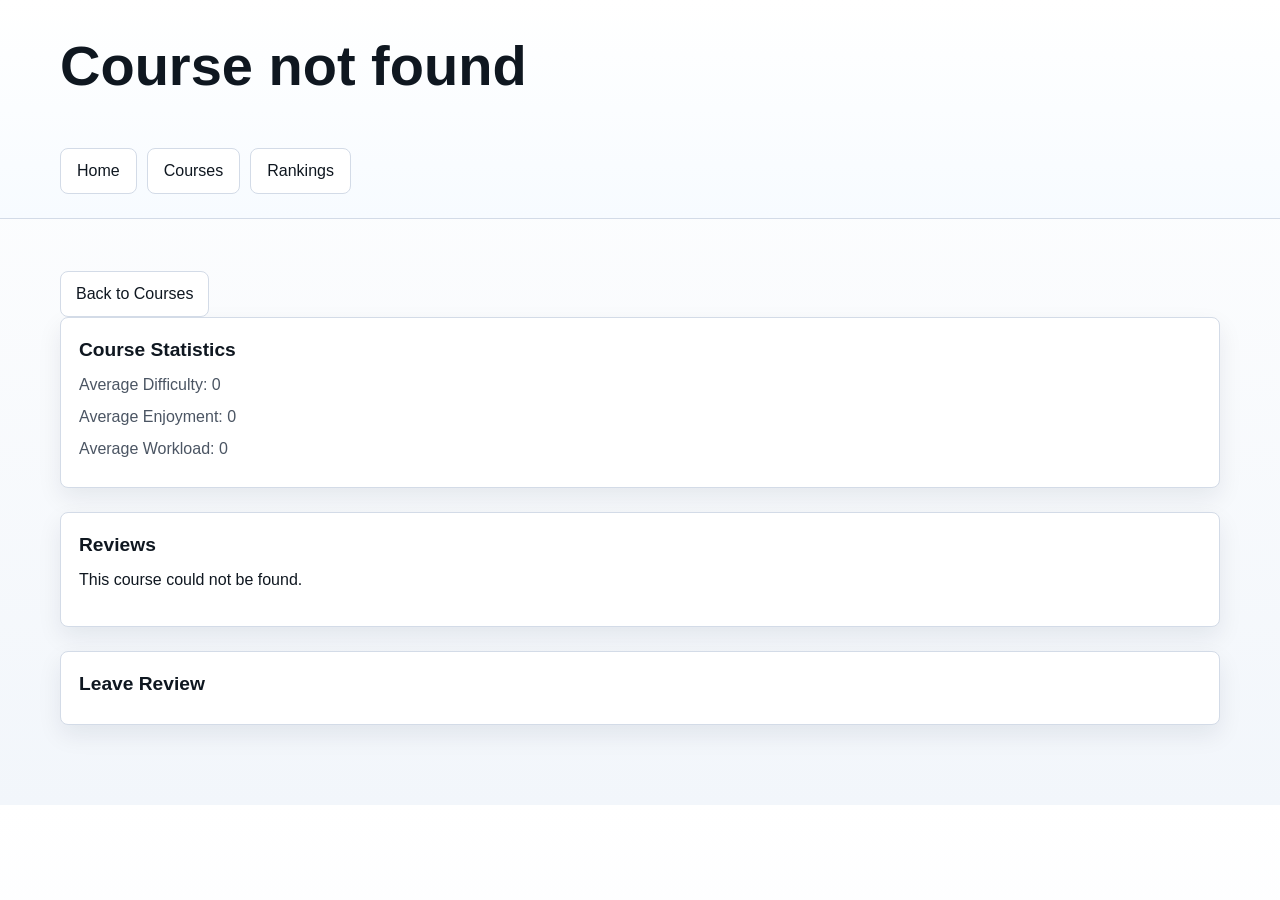
<file: course.html>
<!DOCTYPE html>
<html lang="en">
<head>
    <meta charset="UTF-8">
    <meta name="viewport" content="width=device-width, initial-scale=1.0">
    <title>Course Details</title>
    <link rel="stylesheet" href="css/styles.css">
</head>
<body>
<header>
    <div class="header-top">
        <div>
            <h1 id="courseName">Loading...</h1>
            <p id="department"></p>
        </div>
    </div>
    <nav class="site-nav">
        <a href="index.html">Home</a>
        <a href="courses.html">Courses</a>
        <a href="rankings.html">Rankings</a>
    </nav>
</header>

<main>
    <section class="page-section">
        <a class="secondary-button link-button" href="courses.html">Back to Courses</a>
        <div class="stats-card">
            <h2>Course Statistics</h2>
            <p>Average Difficulty: <span id="averageDifficulty">0</span></p>
            <p>Average Enjoyment: <span id="averageEnjoyment">0</span></p>
            <p>Average Workload: <span id="averageWorkload">0</span></p>
        </div>
    </section>

    <section class="reviews-section">
        <h2>Reviews</h2>
        <div id="reviews"></div>
    </section>

    <section class="review-form-section">
        <h2>Leave Review</h2>
        <form id="reviewForm">
            <div class="form-row">
                <label for="difficulty">Difficulty</label>
                <select id="difficulty">
                    <option value="1">1</option>
                    <option value="2">2</option>
                    <option value="3">3</option>
                    <option value="4">4</option>
                    <option value="5">5</option>
                </select>
            </div>

            <div class="form-row">
                <label for="enjoyment">Enjoyment</label>
                <select id="enjoyment">
                    <option value="1">1</option>
                    <option value="2">2</option>
                    <option value="3">3</option>
                    <option value="4">4</option>
                    <option value="5">5</option>
                </select>
            </div>

            <div class="form-row">
                <label for="workload">Workload</label>
                <select id="workload">
                    <option value="1">1</option>
                    <option value="2">2</option>
                    <option value="3">3</option>
                    <option value="4">4</option>
                    <option value="5">5</option>
                </select>
            </div>

            <textarea id="reviewText" placeholder="Write review..." rows="5"></textarea>
            <button type="submit">Submit Review</button>
        </form>
    </section>
</main>

<script src="js/coursePage.js"></script>
</body>
</html>
</file>
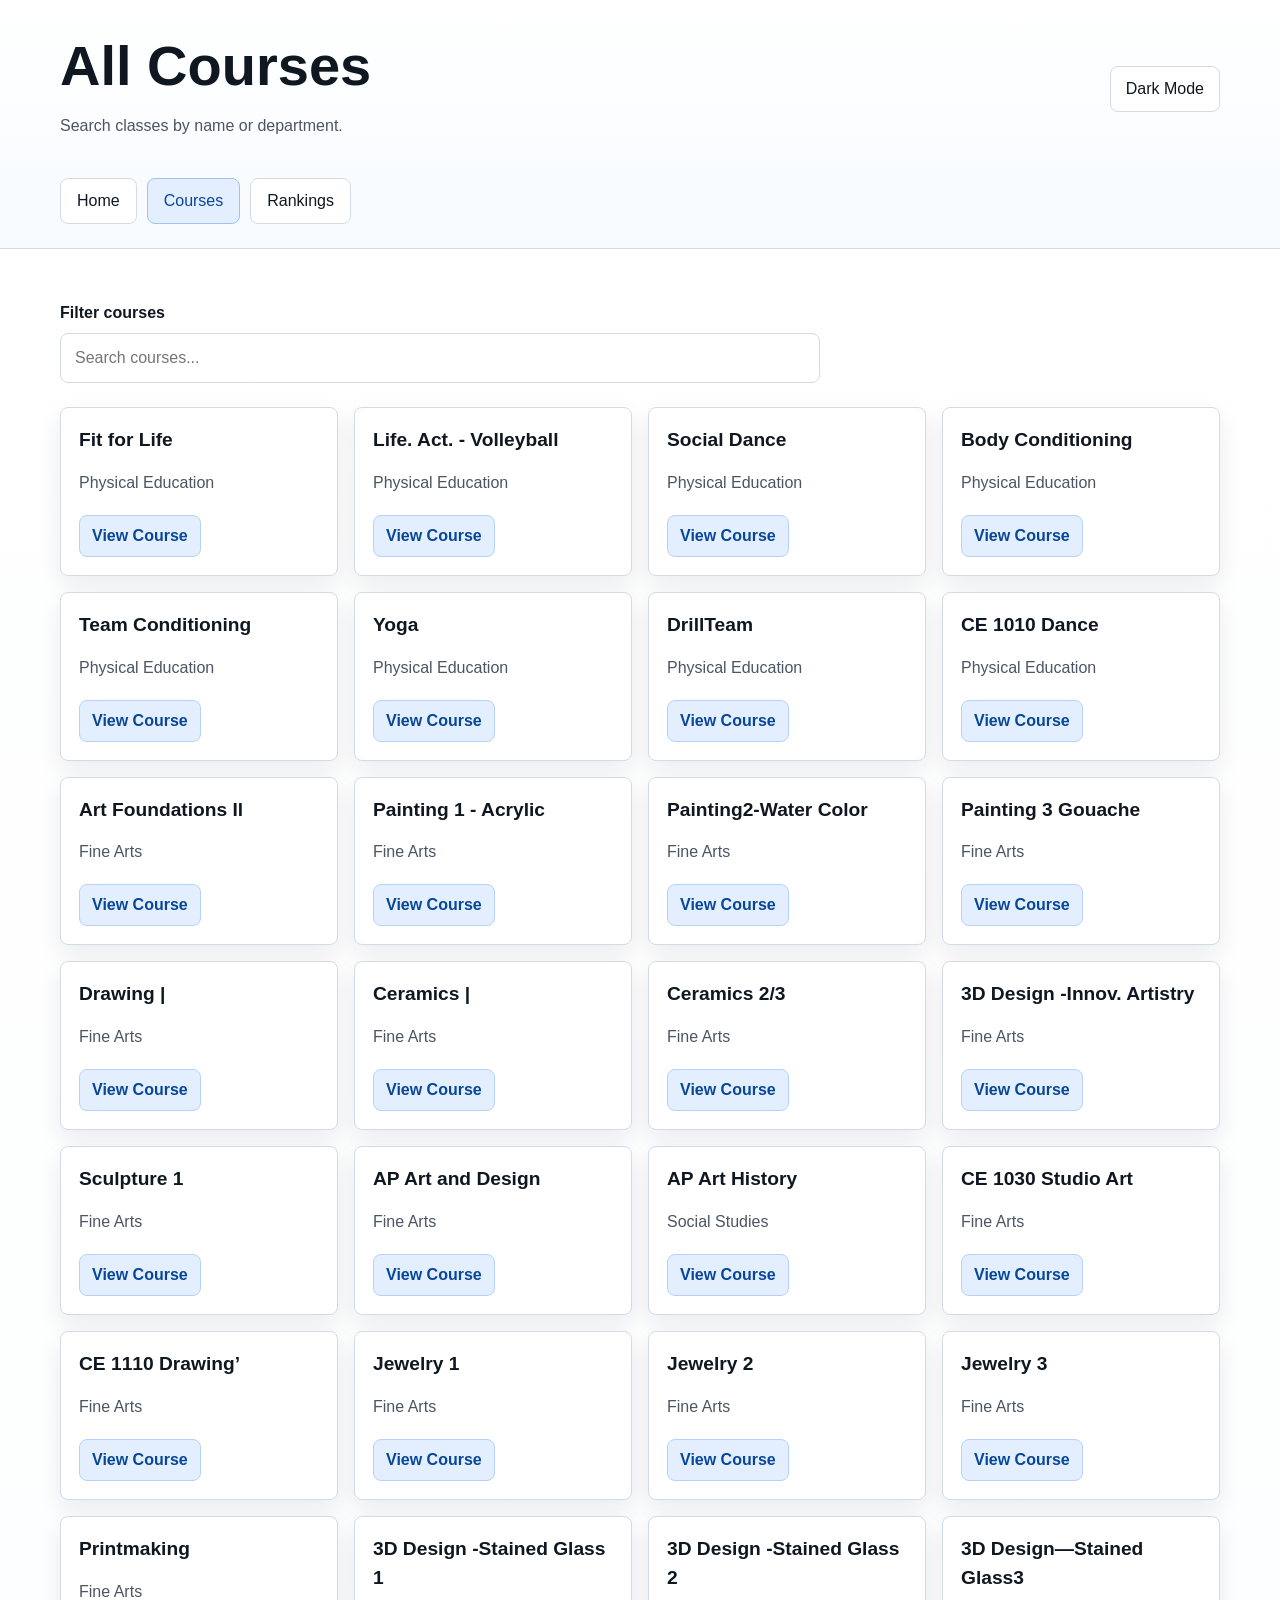
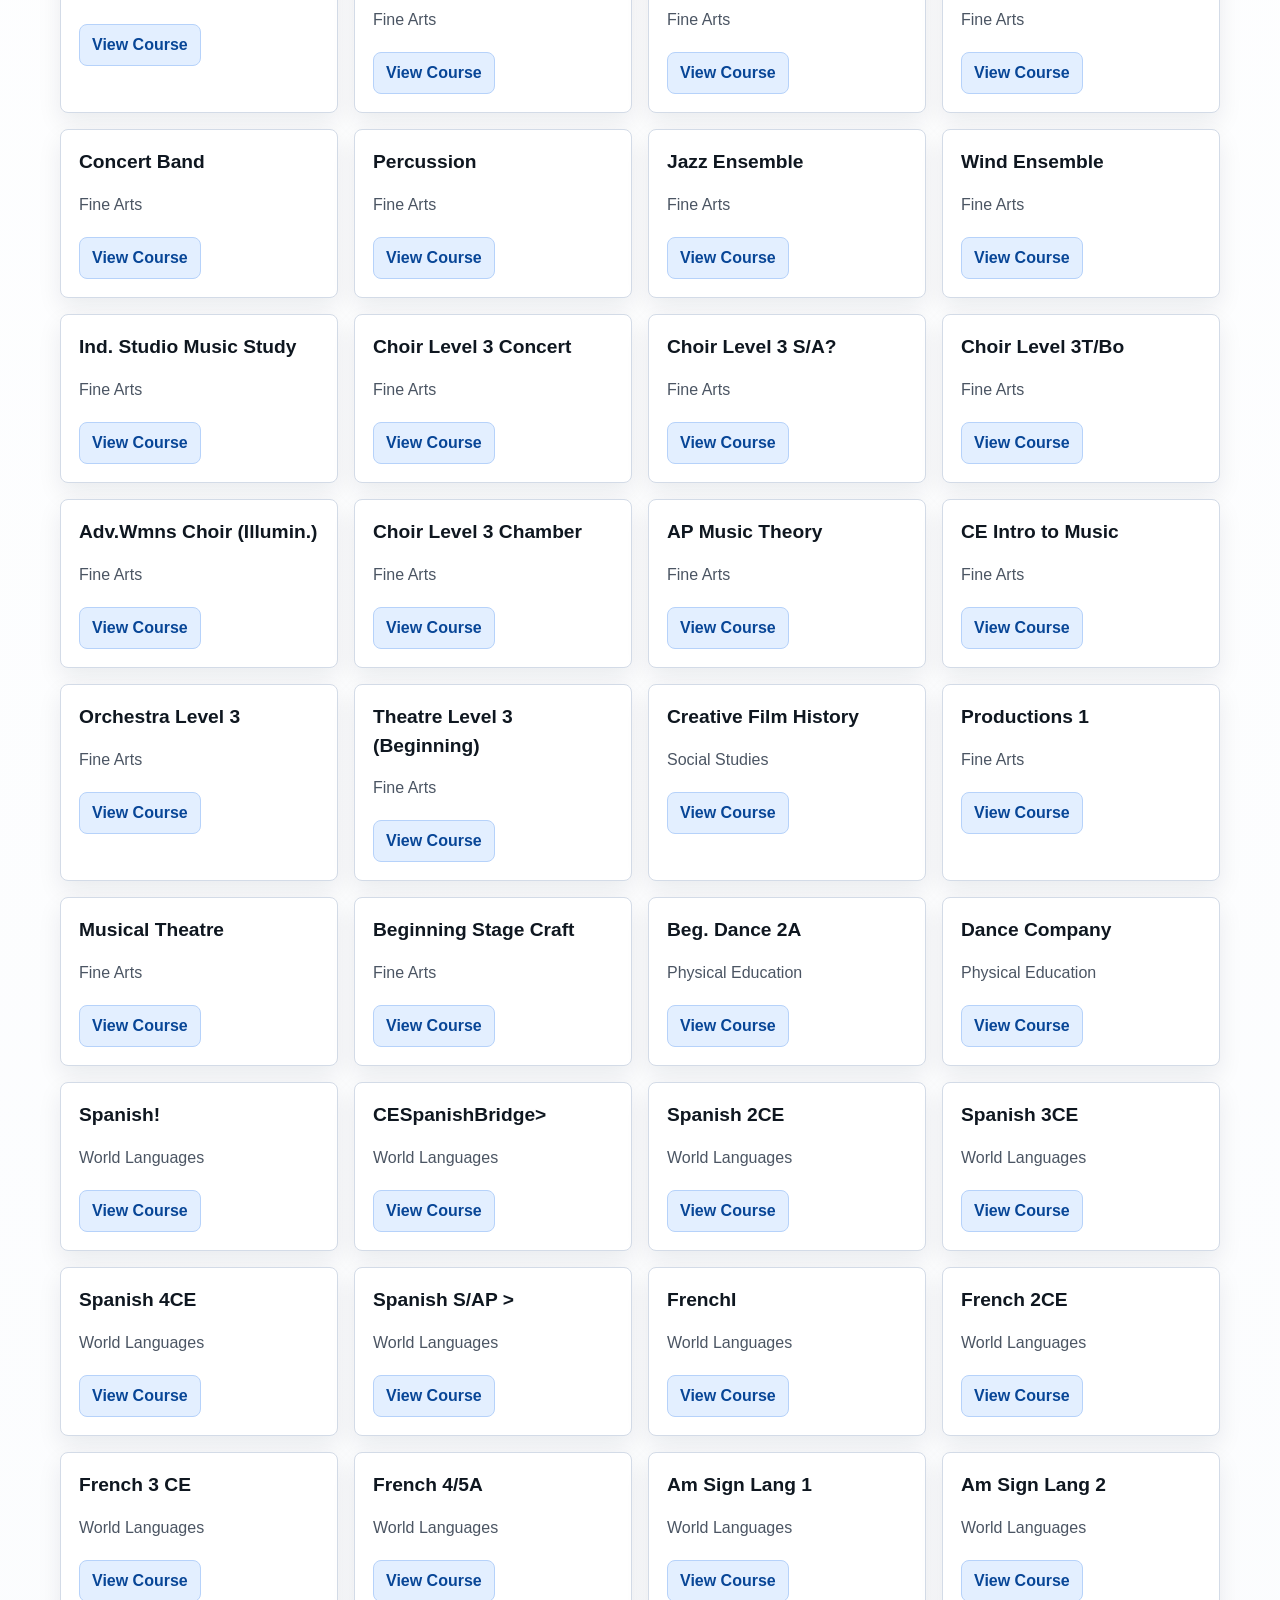
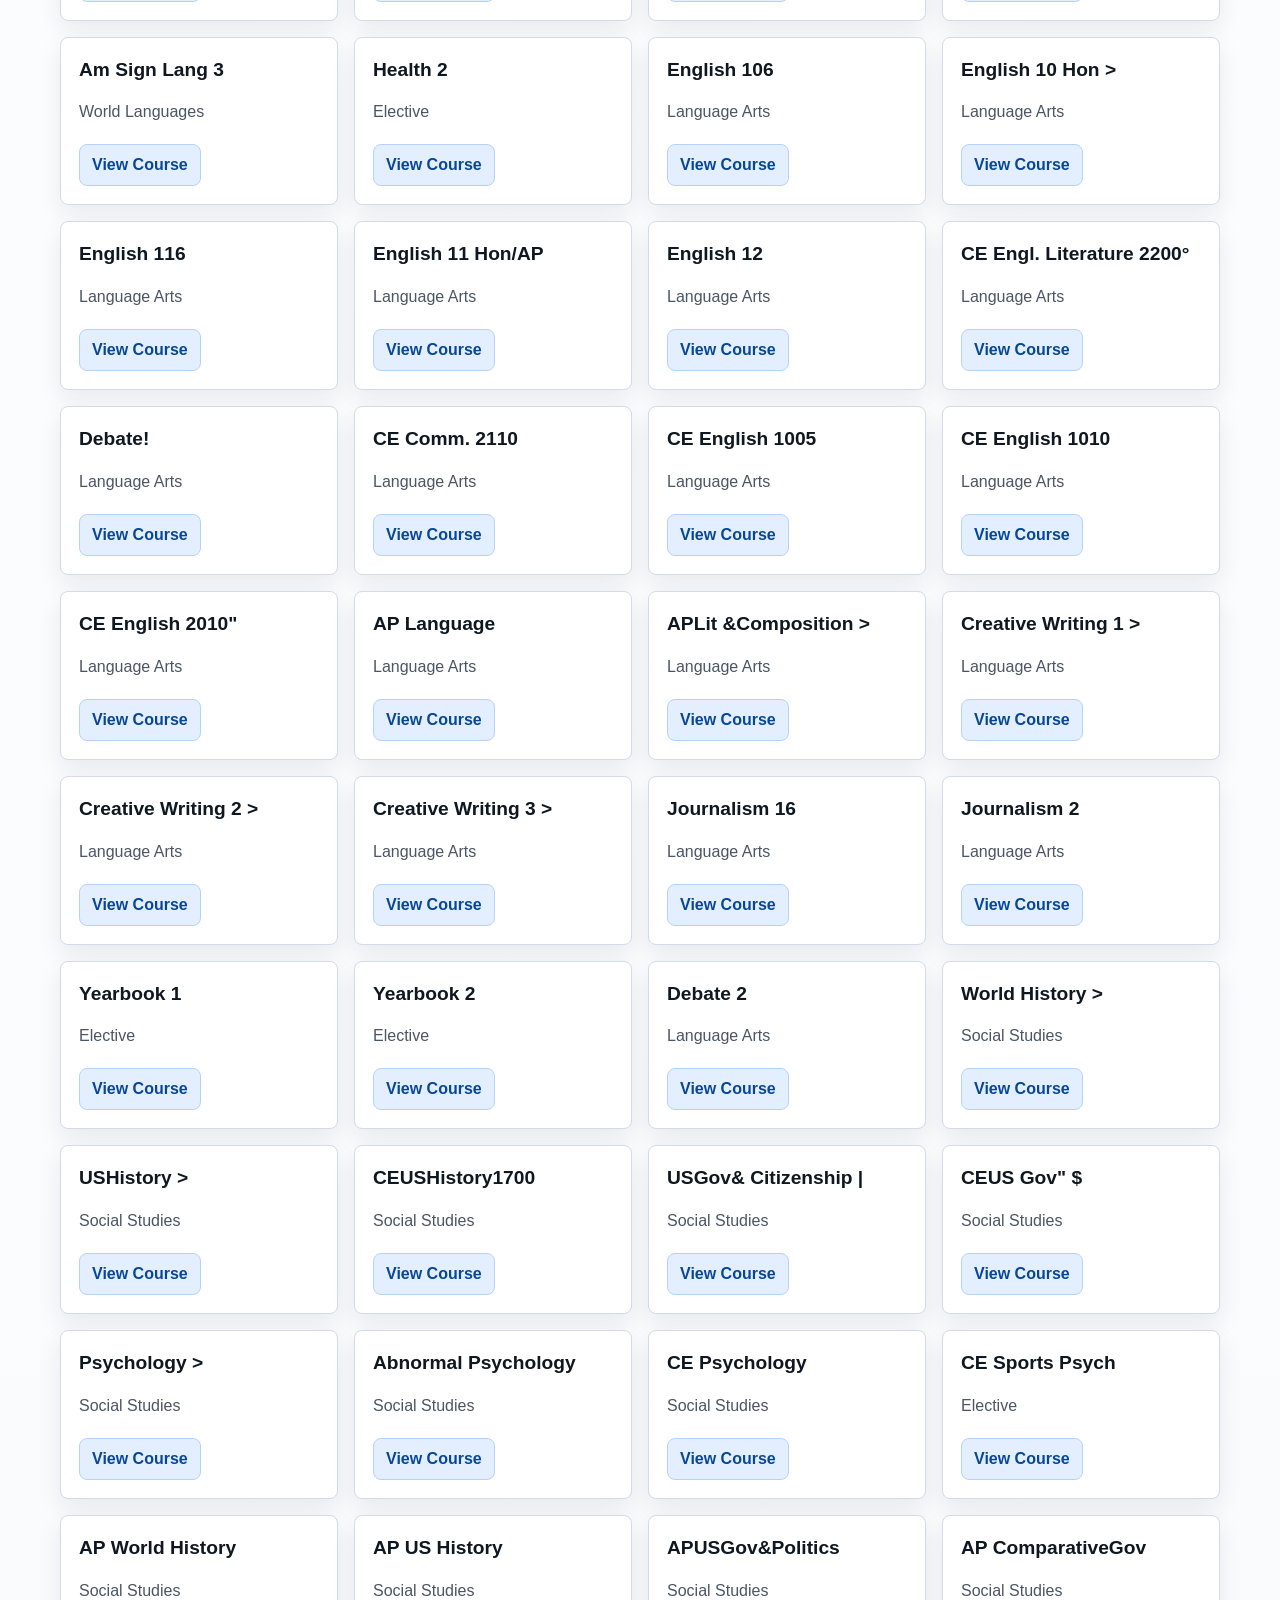
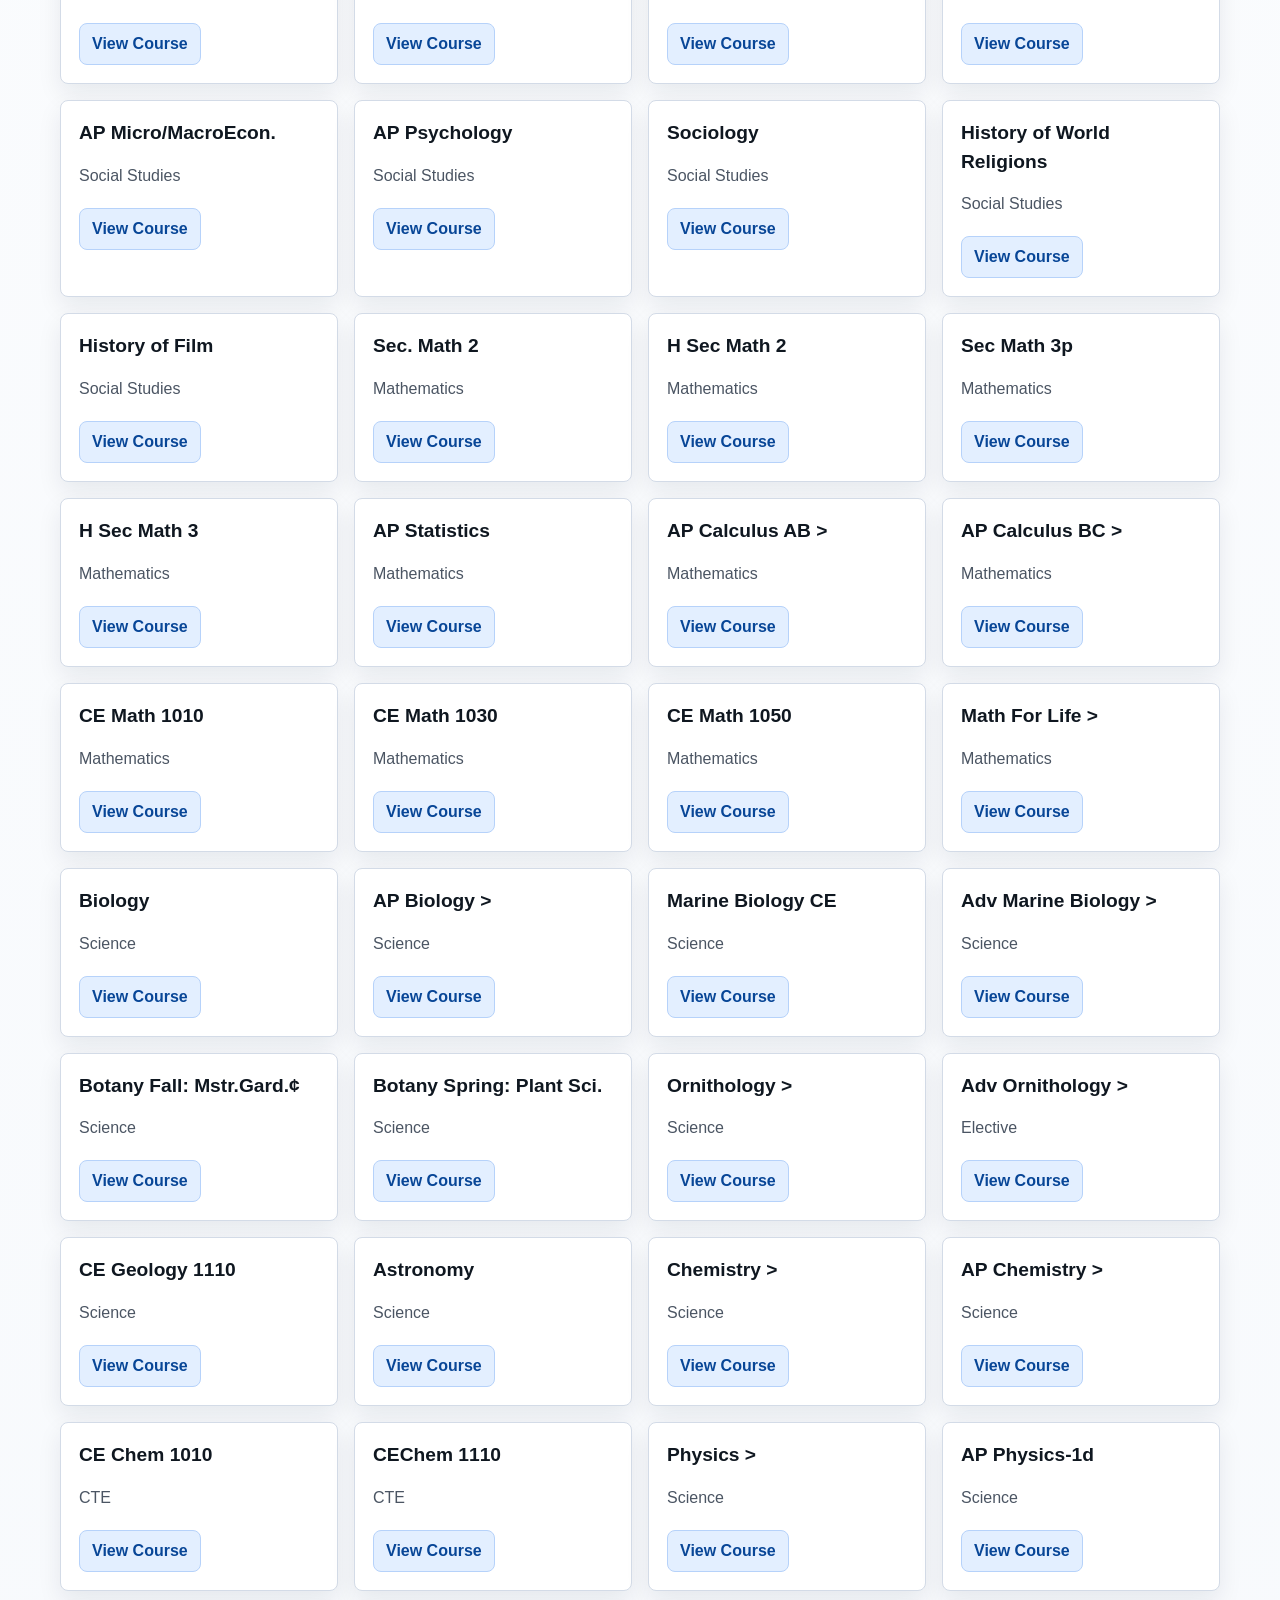
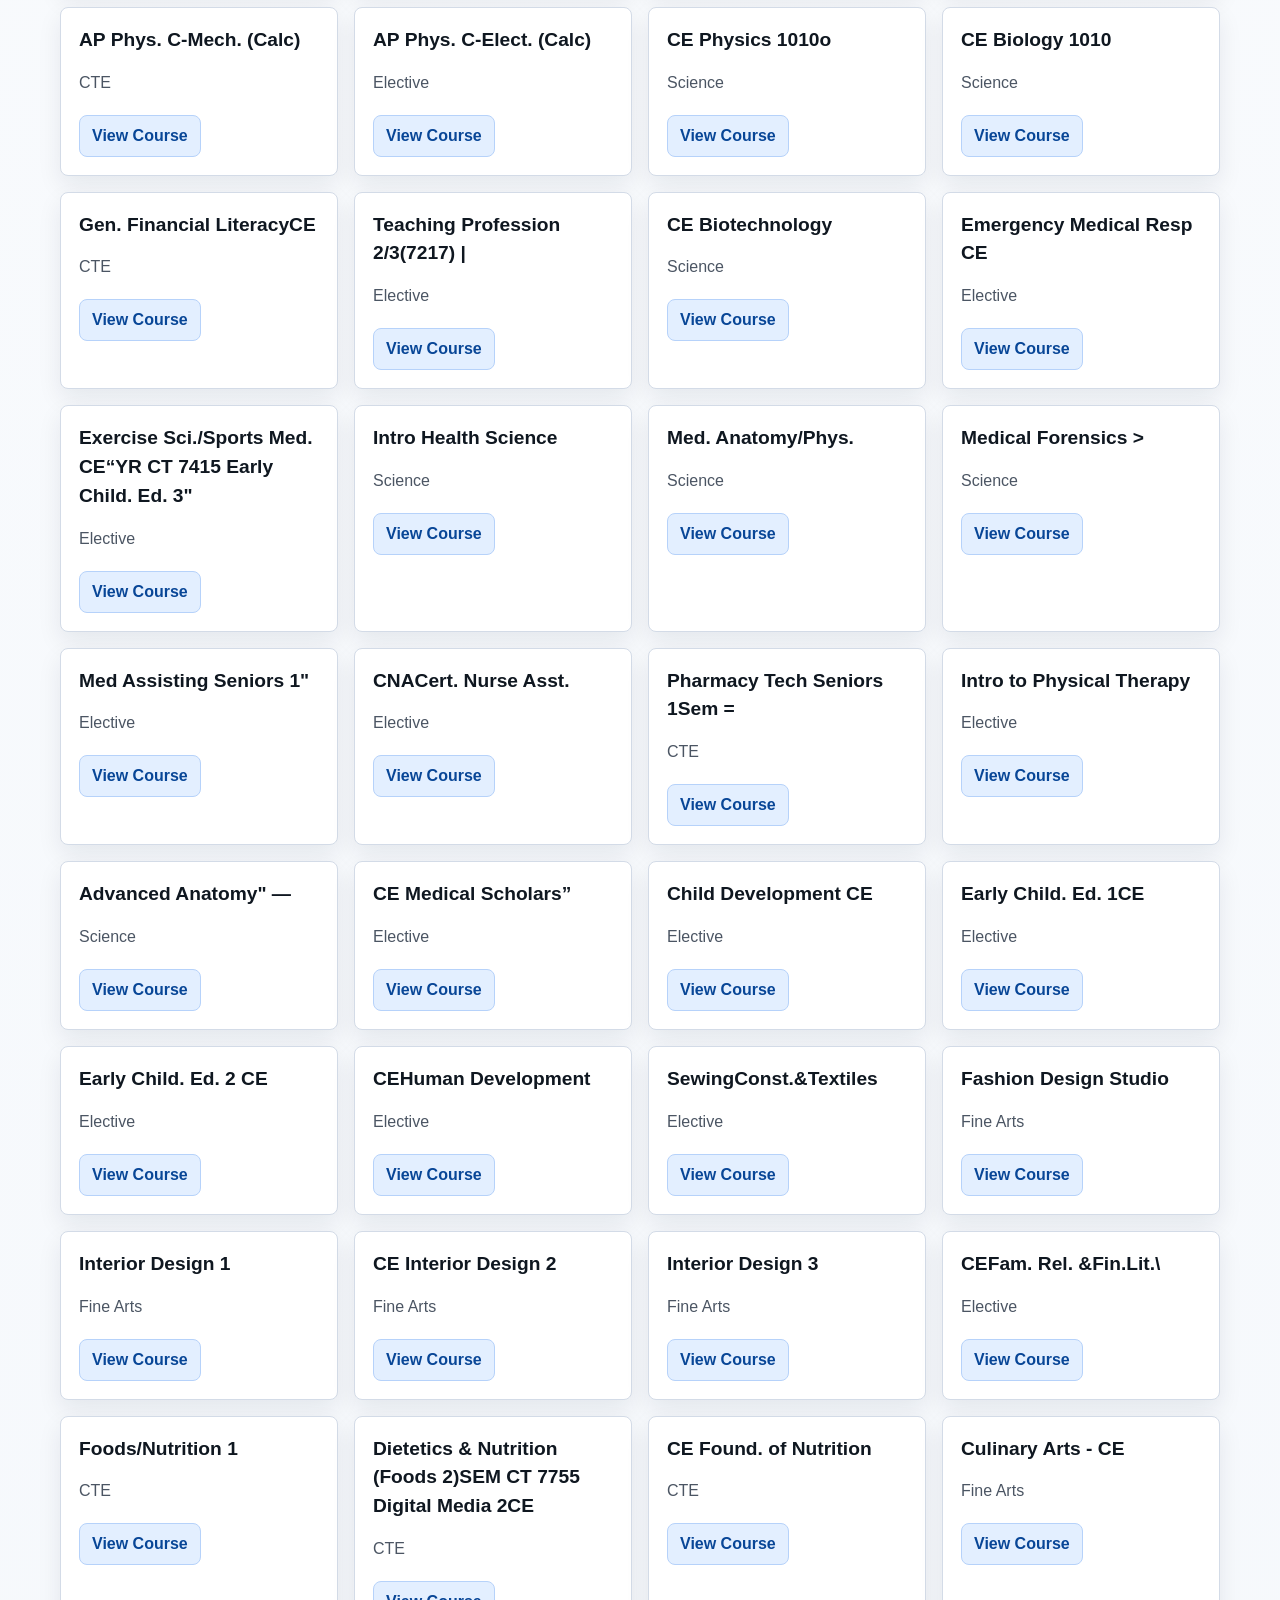
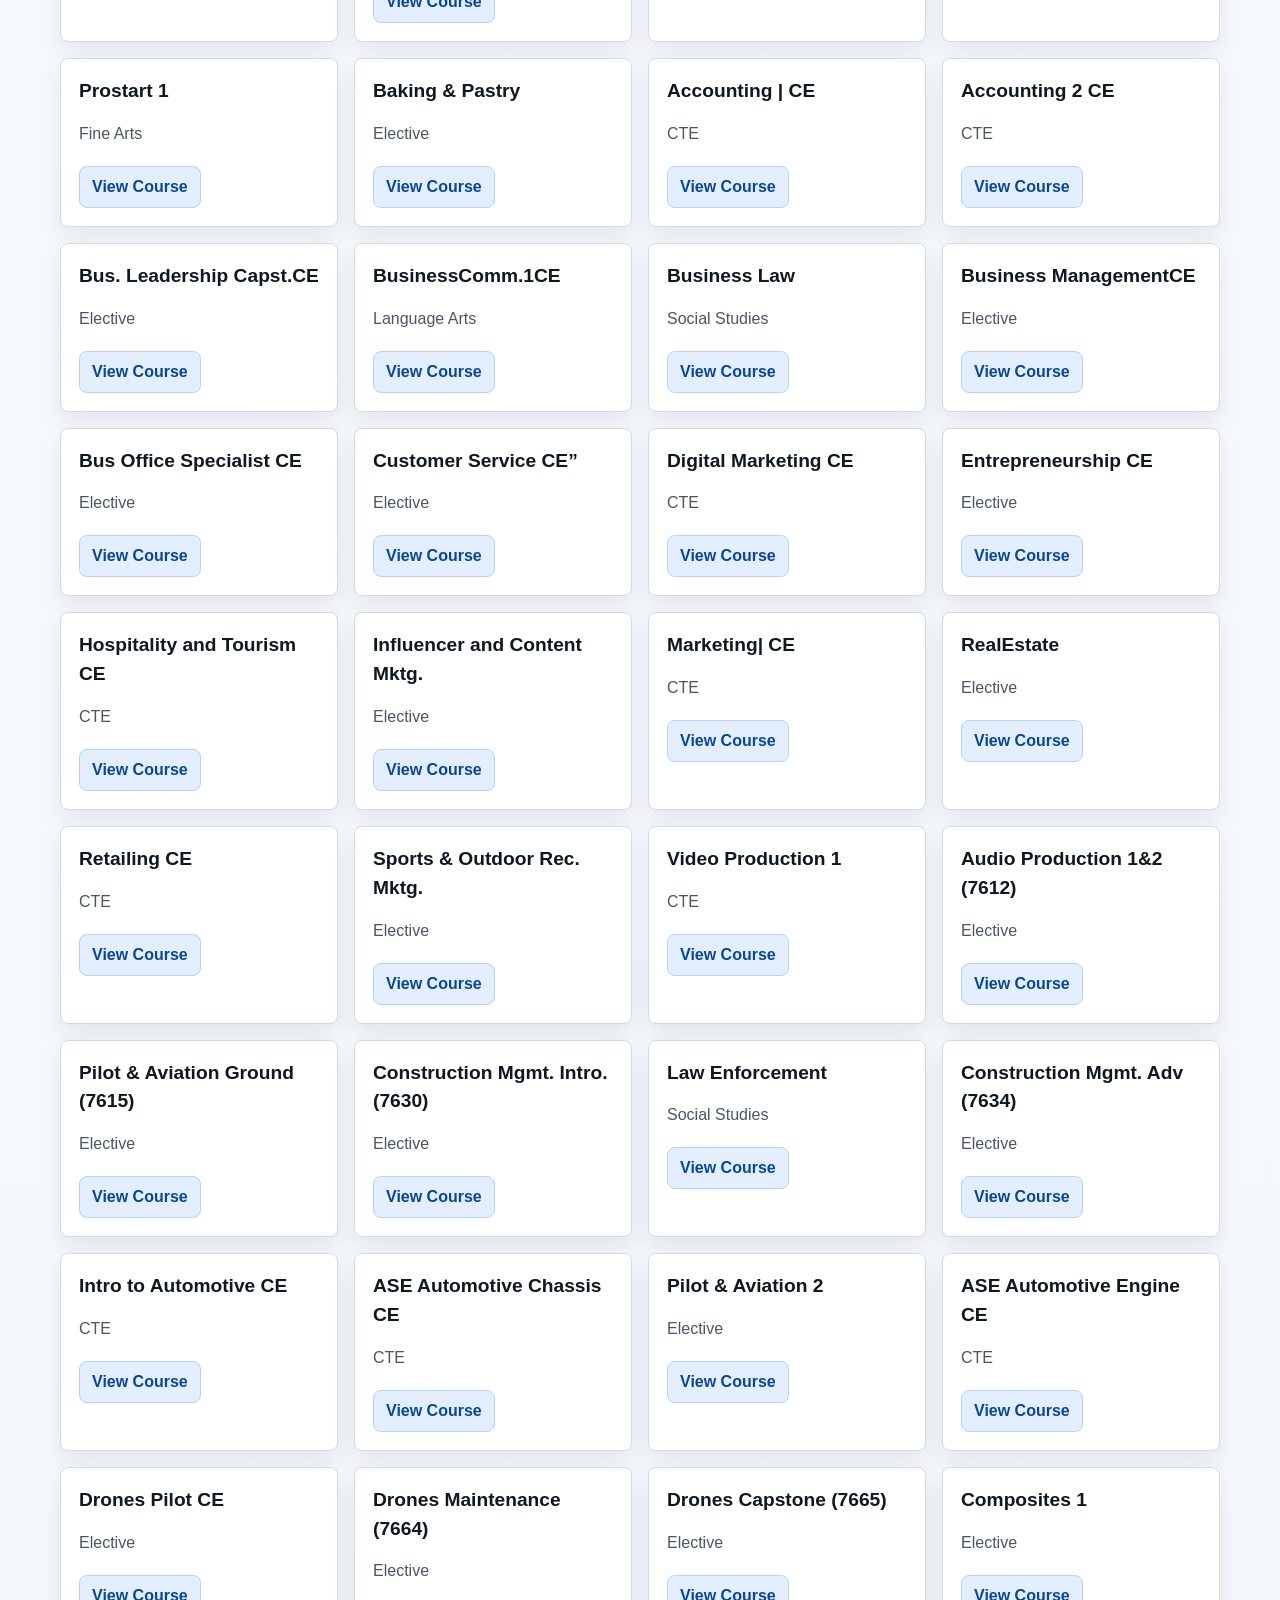
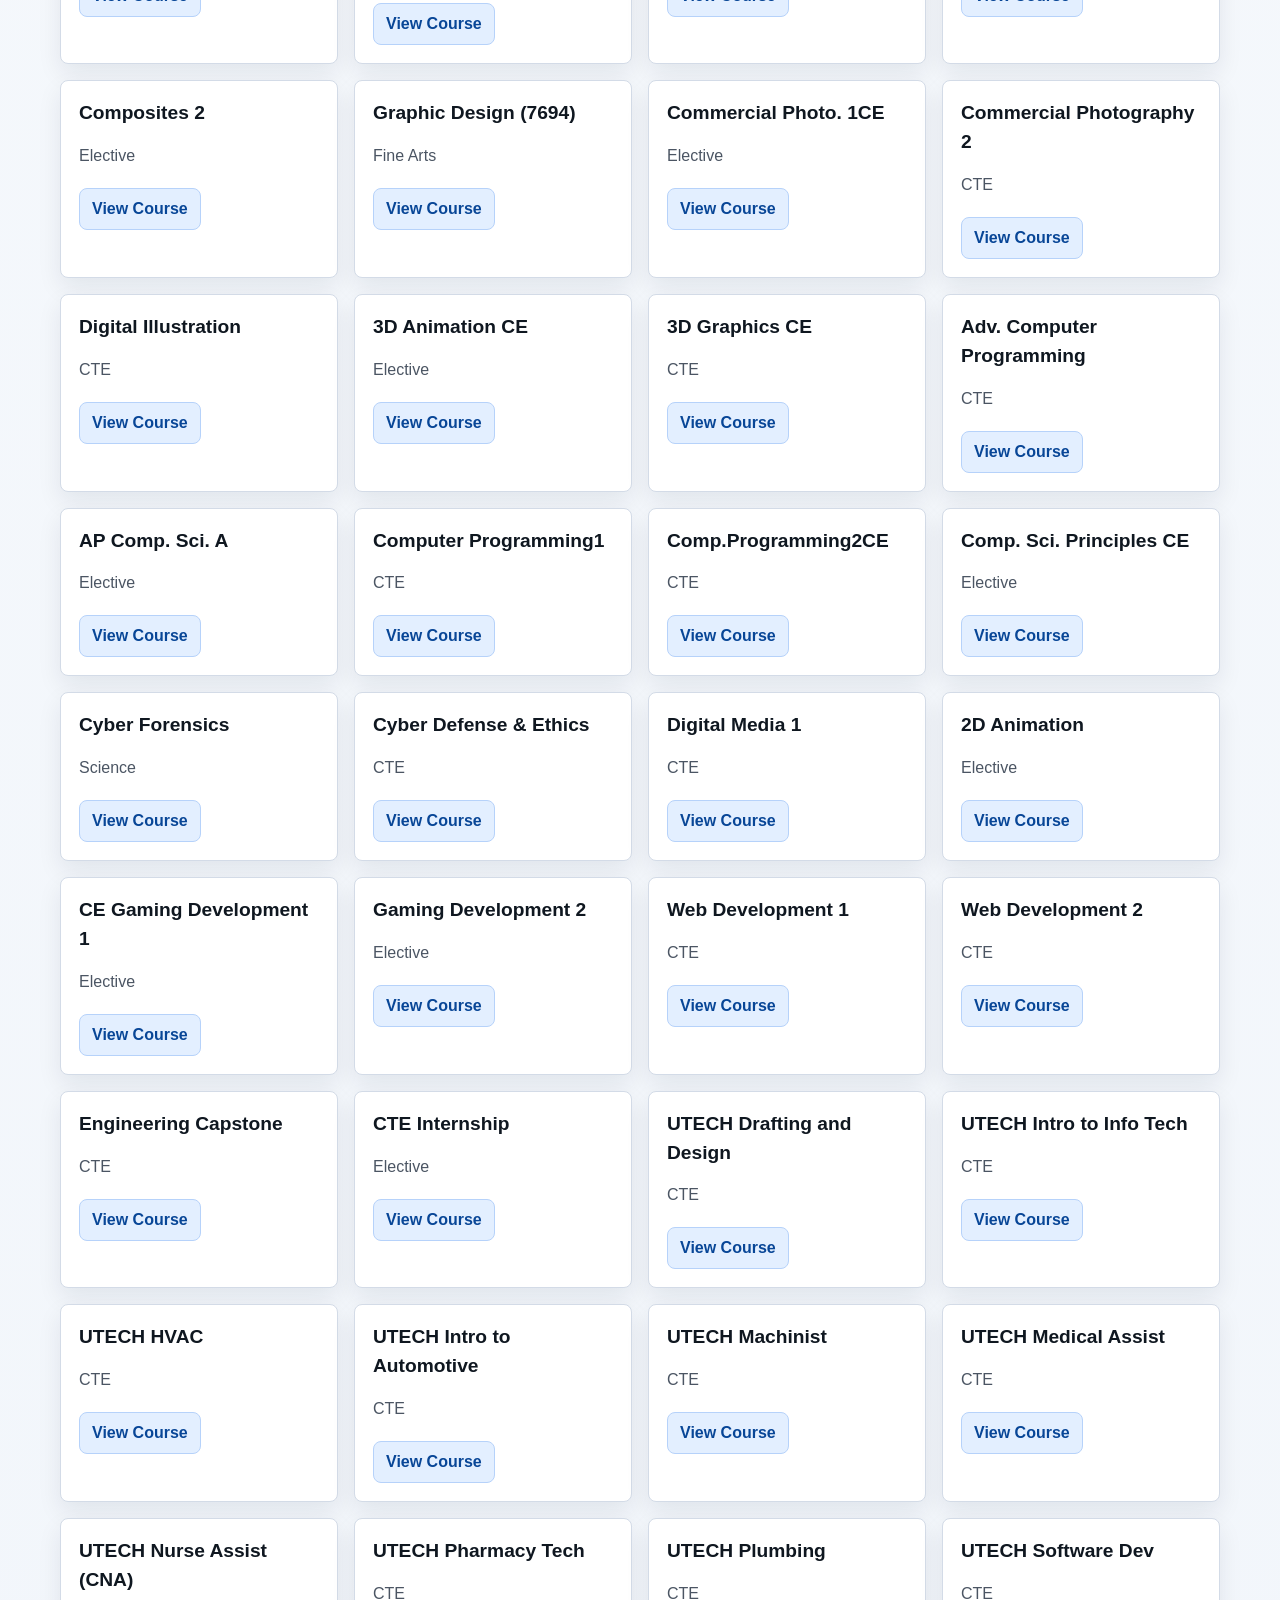
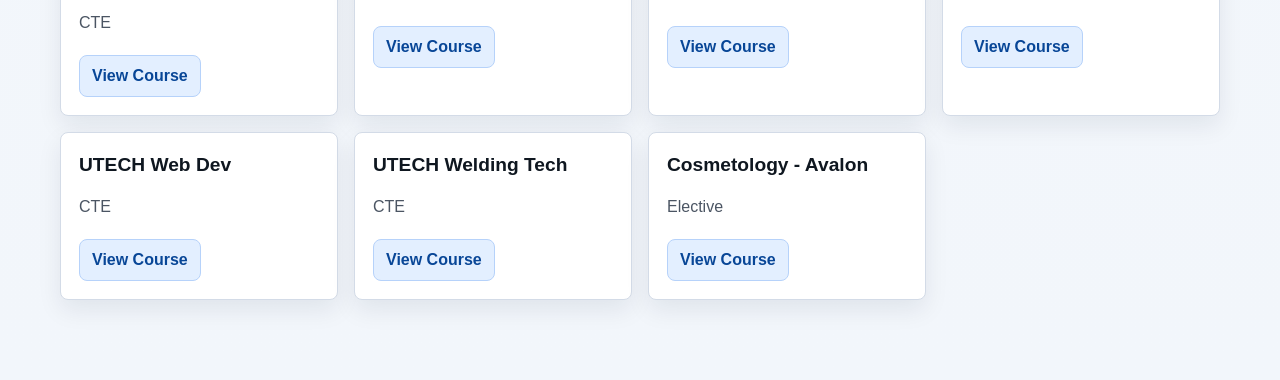
<file: courses.html>
<!DOCTYPE html>
<html lang="en">
<head>
    <meta charset="UTF-8">
    <meta name="viewport" content="width=device-width, initial-scale=1.0">
    <title>Courses</title>
    <link rel="stylesheet" href="css/styles.css">
</head>
<body>
<header>
    <div class="header-top">
        <div>
            <h1>All Courses</h1>
            <p>Search classes by name or department.</p>
        </div>
        <div class="user-panel">
            <button id="themeToggle" class="secondary-button" type="button" aria-label="Switch to dark mode">Dark Mode</button>
        </div>
    </div>
    <nav class="site-nav">
        <a href="index.html">Home</a>
        <a href="courses.html" class="active">Courses</a>
        <a href="rankings.html">Rankings</a>
    </nav>
</header>
<main>
    <section class="page-section">
        <div class="search-panel">
            <label for="searchBar">Filter courses</label>
            <input id="searchBar" placeholder="Search courses...">
            <p id="searchHint" class="search-hint hidden"></p>
        </div>
        <div id="courseContainer" class="cards-grid"></div>
    </section>
</main>
<script src="js/courses.js" defer></script>
</body>
</html>
</file>
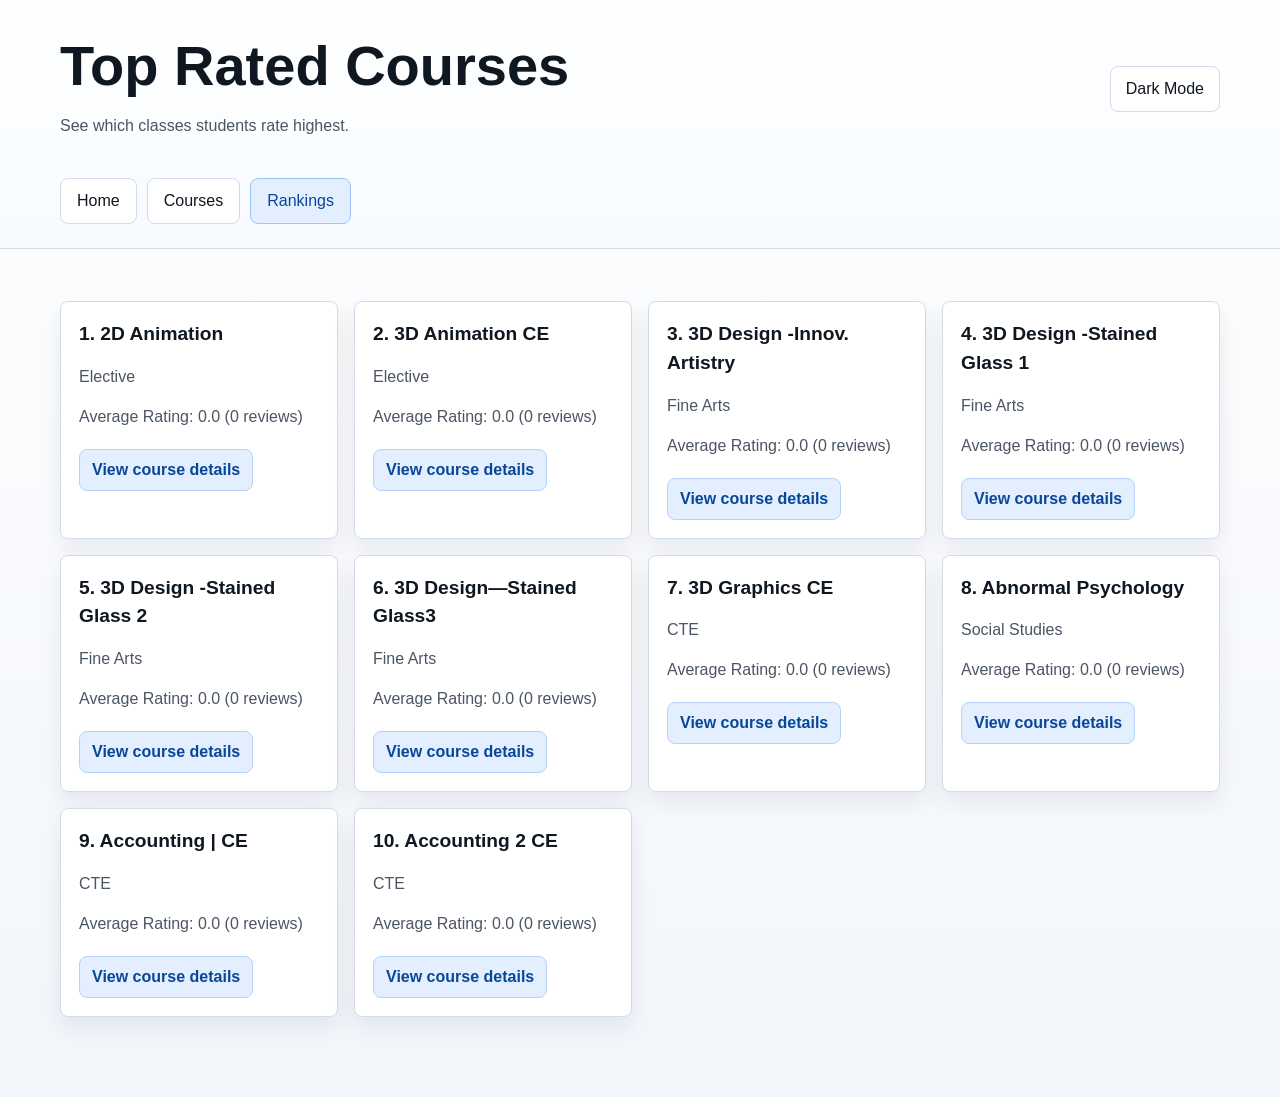
<file: rankings.html>
<!DOCTYPE html>
<html lang="en">
<head>
    <meta charset="UTF-8">
    <meta name="viewport" content="width=device-width, initial-scale=1.0">
    <title> Rankings</title>
    <link rel="stylesheet" href="css/styles.css">
</head>
<body>
<header>
    <div class="header-top">
        <div>
            <h1>Top Rated Courses</h1>
            <p>See which classes students rate highest.</p>
        </div>
        <div class="user-panel">
            <button id="themeToggle" class="secondary-button" type="button" aria-label="Switch to dark mode">Dark Mode</button>
        </div>
    </div>
    <nav class="site-nav">
        <a href="index.html">Home</a>
        <a href="courses.html">Courses</a>
        <a href="rankings.html" class="active">Rankings</a>
    </nav>
</header>
<main>
    <section class="page-section">
        <div id="rankings" class="cards-grid"></div>
    </section>
</main>
<script src="js/rankings.js"></script>
</body>

</html>
</file>
<file: css/styles.css>
:root {
    --page: #f2f6fb;
    --page-top: #ffffff;
    --surface: #ffffff;
    --surface-soft: #f0f6ff;
    --text: #0f1720;
    --muted: #4b5563;
    --line: #d3dbe7;
    --blue: #0b63d1;
    --blue-dark: #084697;
    --blue-soft: #e3efff;
    --danger: #b42318;
    --shadow: 0 10px 24px rgba(9, 23, 45, 0.08);
    --header-top: #ffffff;
    --header-bottom: #f7fbff;
}

[data-theme="dark"] {
    --page: #0b1220;
    --page-top: #0f172a;
    --surface: #111827;
    --surface-soft: #1b2a42;
    --text: #e5edf9;
    --muted: #9fb0c7;
    --line: #2a3b56;
    --blue: #4d9fff;
    --blue-dark: #7db8ff;
    --blue-soft: #163053;
    --danger: #ff8b80;
    --shadow: 0 12px 28px rgba(2, 8, 23, 0.4);
    --header-top: #0f172a;
    --header-bottom: #111b30;
}

* {
    box-sizing: border-box;
}

body {
    margin: 0;
    background: linear-gradient(180deg, var(--page-top) 0%, var(--page) 100%);
    color: var(--text);
    font-family: "Segoe UI", "Tahoma", sans-serif;
    line-height: 1.5;
}

a {
    color: var(--blue-dark);
    text-decoration: none;
}

a:hover {
    text-decoration: underline;
}

header {
    background: linear-gradient(180deg, var(--header-top) 0%, var(--header-bottom) 100%);
    border-bottom: 1px solid var(--line);
    padding: 24px clamp(16px, 4vw, 44px);
}

.header-top {
    display: flex;
    justify-content: space-between;
    align-items: center;
    gap: 24px;
    max-width: 1160px;
    margin: 0 auto;
}

h1,
h2,
h3,
p {
    margin-top: 0;
}

header h1 {
    margin-bottom: 6px;
    font-size: clamp(2rem, 5vw, 3.5rem);
    letter-spacing: 0;
}

header p,
.section-heading p,
.course-card p,
.stats-card p,
.review-card p,
.user-card p {
    color: var(--muted);
}

.user-panel {
    display: flex;
    align-items: center;
    justify-content: flex-end;
    gap: 10px;
    flex-wrap: wrap;
    text-align: right;
}

#userName {
    color: var(--muted);
    font-size: 0.92rem;
}

.site-nav {
    display: flex;
    flex-wrap: wrap;
    gap: 10px;
    max-width: 1160px;
    margin: 24px auto 0;
}

.site-nav button,
.site-nav a {
    display: inline-flex;
    min-height: 42px;
    align-items: center;
    justify-content: center;
    border: 1px solid var(--line);
    border-radius: 8px;
    background: var(--surface);
    color: var(--text);
    padding: 10px 16px;
    font: inherit;
    cursor: pointer;
    text-decoration: none;
}

.site-nav button:hover,
.site-nav a:hover,
.site-nav .active {
    border-color: #9ec3f4;
    background: var(--blue-soft);
    color: var(--blue-dark);
    text-decoration: none;
}

main {
    width: min(1160px, calc(100% - 32px));
    margin: 0 auto;
    padding: 28px 0 56px;
}

.page-section,
.reviews-section,
.review-form-section {
    margin: 24px 0;
}

.section-heading {
    max-width: 720px;
    margin-bottom: 22px;
}

.section-heading h2 {
    margin-bottom: 8px;
    font-size: clamp(1.7rem, 4vw, 2.5rem);
    letter-spacing: 0;
}

.eyebrow {
    margin-bottom: 8px;
    color: var(--blue-dark);
    font-weight: 700;
    text-transform: uppercase;
    font-size: 0.78rem;
}

.hidden {
    display: none !important;
}

.quick-links {
    display: flex;
    flex-wrap: wrap;
    gap: 12px;
    margin: 20px 0 28px;
}

button,
.link-button {
    min-height: 42px;
}

.quick-links button,
form button {
    border: 0;
    border-radius: 8px;
    background: var(--blue);
    color: #fff;
    padding: 11px 18px;
    font: inherit;
    font-weight: 700;
    cursor: pointer;
}

.quick-links button:hover,
form button:hover {
    background: var(--blue-dark);
}

.secondary-button {
    display: inline-flex;
    align-items: center;
    justify-content: center;
    border: 1px solid var(--line);
    border-radius: 8px;
    background: var(--surface);
    color: var(--text);
    padding: 10px 15px;
    font: inherit;
    cursor: pointer;
}

.secondary-button:hover {
    border-color: #9ec3f4;
    background: var(--surface-soft);
    color: var(--blue-dark);
    text-decoration: none;
}

.search-panel {
    display: grid;
    gap: 8px;
    max-width: 760px;
    margin: 18px 0 24px;
}

.search-hint {
    margin: 0;
    color: var(--blue-dark);
    font-size: 0.95rem;
}

label {
    color: var(--text);
    font-weight: 700;
}

input,
select,
textarea {
    width: 100%;
    border: 1px solid var(--line);
    border-radius: 8px;
    background: var(--surface);
    color: var(--text);
    padding: 12px 14px;
    font: inherit;
}

input:focus,
select:focus,
textarea:focus {
    outline: 3px solid rgba(11, 99, 209, 0.2);
    border-color: var(--blue);
}

.cards-grid {
    display: grid;
    grid-template-columns: repeat(auto-fit, minmax(250px, 1fr));
    gap: 16px;
}

.course-card,
.stats-card,
.review-card,
.user-card,
.auth-form,
.reviews-section,
.review-form-section {
    border: 1px solid var(--line);
    border-radius: 8px;
    background: var(--surface);
    padding: 18px;
    box-shadow: var(--shadow);
}

.course-card {
    display: grid;
    gap: 8px;
    align-content: start;
}

.course-card h2,
.course-card h3,
.stats-card h2,
.stats-card h3,
.reviews-section h2,
.reviews-section h3,
.review-form-section h2,
.review-form-section h3 {
    margin-bottom: 8px;
    font-size: 1.2rem;
}

.course-card p,
.stats-card p,
.review-card p,
.user-card p {
    margin-bottom: 8px;
}

.course-card a {
    display: inline-flex;
    width: fit-content;
    min-height: 38px;
    align-items: center;
    justify-content: center;
    margin-top: 4px;
    border: 1px solid #b6d2fa;
    border-radius: 8px;
    background: var(--blue-soft);
    color: var(--blue-dark);
    padding: 8px 12px;
    font-weight: 700;
    text-decoration: none;
}

.course-card a:hover {
    background: #d4e5ff;
}

.auth-grid {
    display: grid;
    grid-template-columns: repeat(auto-fit, minmax(260px, 1fr));
    gap: 18px;
    margin: 20px 0;
}

.auth-message {
    color: var(--danger);
    font-weight: 700;
}

.form-row,
.review-form-section form,
.auth-form {
    display: grid;
    gap: 12px;
}

.admin-grid {
    display: grid;
    grid-template-columns: minmax(0, 1fr) minmax(0, 1fr);
    gap: 20px;
}

.user-card div {
    display: flex;
    flex-wrap: wrap;
    gap: 8px;
}

#reviews {
    display: grid;
    gap: 14px;
}

@media (max-width: 760px) {
    header {
        padding: 20px 16px;
    }

    .header-top {
        align-items: flex-start;
        flex-direction: column;
    }

    .user-panel {
        width: 100%;
        justify-content: flex-start;
        text-align: left;
    }

    .site-nav {
        display: grid;
        grid-template-columns: repeat(2, minmax(0, 1fr));
    }

    .site-nav button,
    .site-nav a {
        width: 100%;
    }

    .admin-grid {
        grid-template-columns: 1fr;
    }
}

@media (max-width: 460px) {
    .site-nav {
        grid-template-columns: 1fr;
    }
}
</file>
